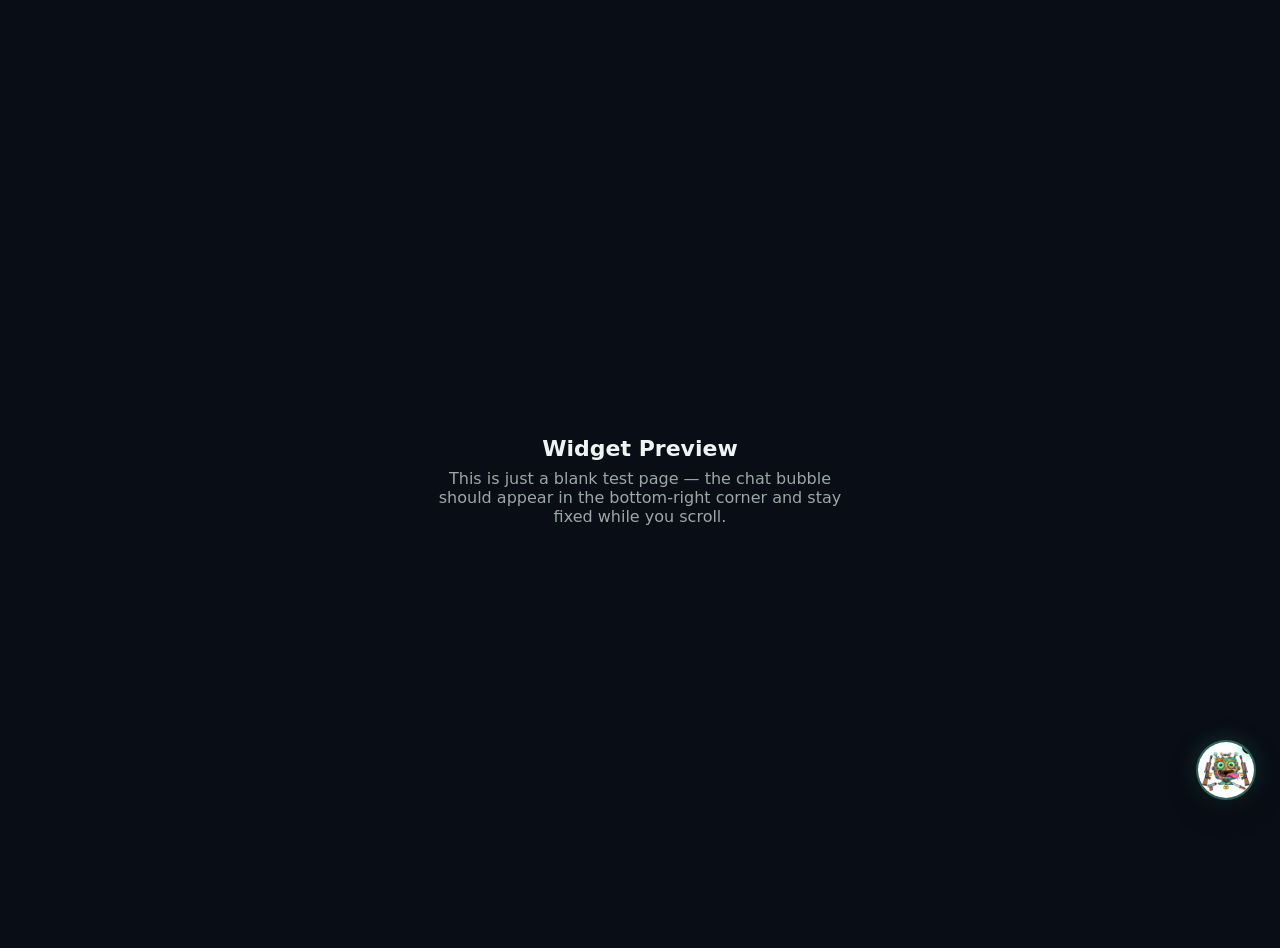
<file: demo.html>
<!DOCTYPE html>
<html lang="en">
<head>
  <meta charset="UTF-8">
  <meta name="viewport" content="width=device-width, initial-scale=1.0">
  <title>Chat Widget Preview</title>
  <style>
    body {
      margin: 0;
      min-height: 100vh;
      background: #090d16;
      color: #edf5f2;
      font-family: Inter, system-ui, sans-serif;
      display: flex;
      align-items: center;
      justify-content: center;
      text-align: center;
      padding: 24px;
    }
    h1 { font-size: 22px; margin-bottom: 8px; }
    p { color: #9aa8a6; max-width: 420px; margin: 0 auto; }
  </style>
</head>
<body>
  <div>
    <h1>Widget Preview</h1>
    <p>This is just a blank test page — the chat bubble should appear in the bottom-right corner and stay fixed while you scroll.</p>
  </div>

  <script type="module" src="./ai-chat-widget.js"></script>

  <!--
    ⚠️ Replace the "api" value below with your real deployed Vercel URL
    once you finish the setup steps, e.g.:
    api="https://abdalrhman-chat-api.vercel.app/api/chat"

    The avatar attribute is OPTIONAL — the widget already has the
    photo built in. Only pass "avatar" if you want to override it.
  -->
  <abdalrhman-ai-chat api="https://REPLACE-WITH-YOUR-VERCEL-URL.vercel.app/api/chat"></abdalrhman-ai-chat>
</body>
</html>
</file>
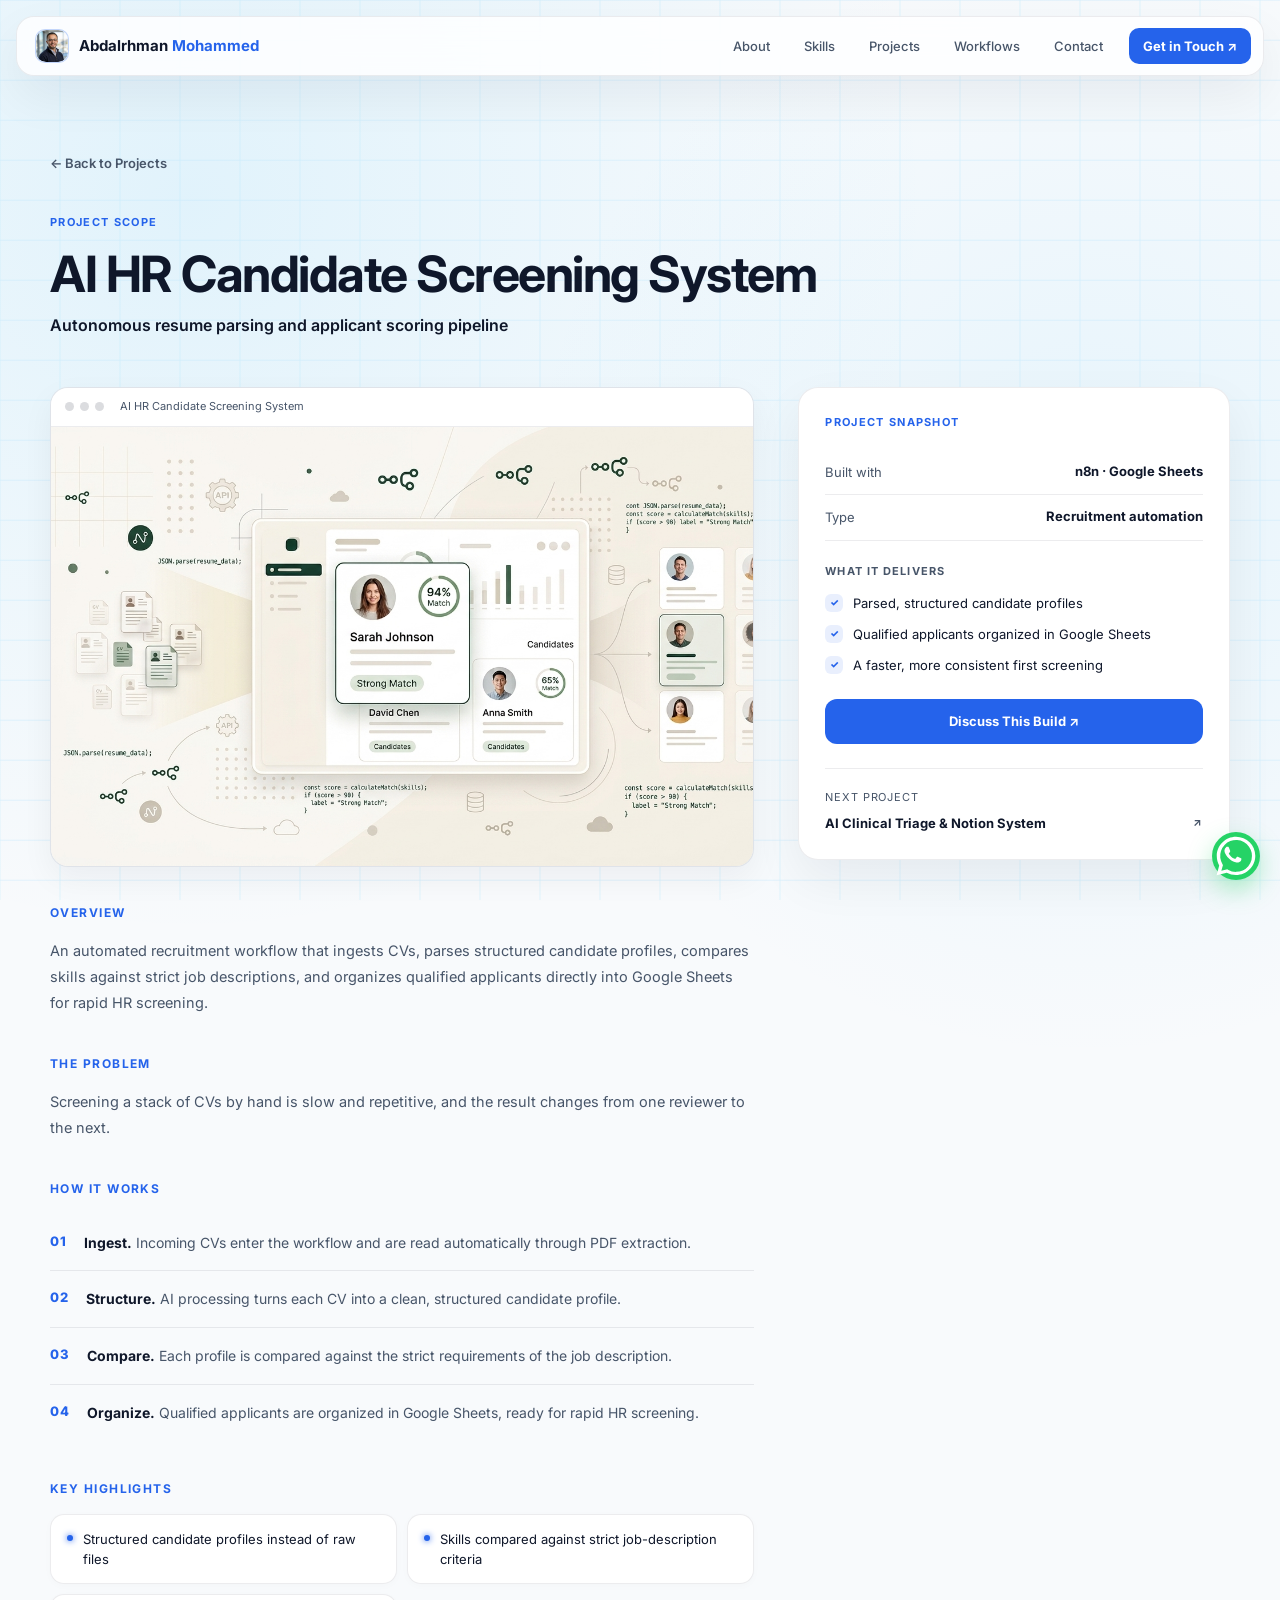
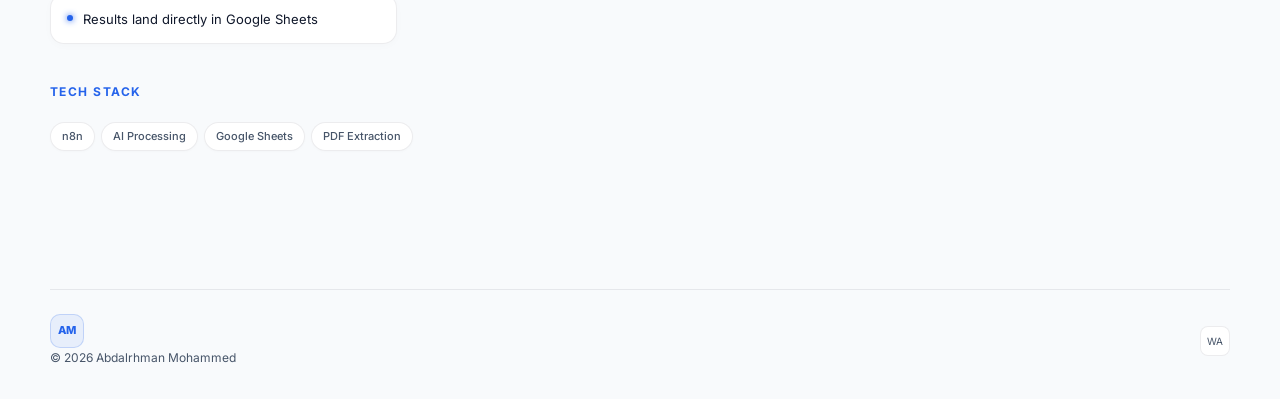
<file: scope.html>
<!DOCTYPE html>
<html lang="en">
<head>
  <meta charset="UTF-8" />
  <meta name="viewport" content="width=device-width, initial-scale=1.0" />
  <meta name="description" content="Project details — Abdalrhman Mohammed, Agentic AI Developer." />
  <meta name="theme-color" content="#f8fafc" />
  <title>Project Scope — Abdalrhman Mohammed</title>
  <link rel="preconnect" href="https://fonts.googleapis.com">
  <link rel="preconnect" href="https://fonts.gstatic.com" crossorigin>
  <link href="https://fonts.googleapis.com/css2?family=Inter:wght@400;500;600;700;800&display=swap" rel="stylesheet">
  <link rel="stylesheet" href="styles.css" />
</head>
<body>
  <canvas id="neural-canvas" aria-hidden="true"></canvas>
  <div class="ambient ambient-one"></div>
  <div class="ambient ambient-two"></div>
  <div class="noise" aria-hidden="true"></div>

  <header class="site-header">
    <nav class="navbar container">
      <a class="brand" href="index.html#top" aria-label="Abdalrhman Mohammed home">
        <span class="brand-mark" id="brandAvatar">AM</span>
        <span>Abdalrhman <em>Mohammed</em></span>
      </a>

      <button class="menu-toggle" id="menuToggle" aria-label="Open menu" aria-expanded="false">
        <span></span><span></span><span></span>
      </button>

      <div class="nav-links" id="navLinks">
        <a href="index.html#about">About</a>
        <a href="index.html#skills">Skills</a>
        <a href="index.html#projects">Projects</a>
        <a href="workflows.html">Workflows</a>
        <a href="index.html#contact">Contact</a>
        <a class="nav-cta" data-link="whatsapp">Get in Touch <span>↗</span></a>
      </div>
    </nav>
  </header>

  <main id="top">
    <section class="section container scope-page">
      <a class="back-link" href="index.html#projects">← Back to Projects</a>

      <div class="scope-hero reveal">
        <span class="section-kicker">PROJECT SCOPE</span>
        <h1 id="scopeTitle">Loading project…</h1>
        <p class="scope-tagline" id="scopeTagline"></p>
      </div>

      <div class="scope-layout">
        <div class="scope-main reveal">
          <div id="scopeMedia"></div>
          <div id="scopeSections"></div>
        </div>

        <aside class="scope-summary reveal">
          <span class="scope-summary-kicker">Project Snapshot</span>
          <div id="scopeSnapshot"></div>
          <div id="scopeDelivers"></div>
          <div class="scope-actions" id="scopeActions"></div>
          <div class="scope-next" id="scopeNext"></div>
        </aside>
      </div>
    </section>
  </main>

  <footer class="footer container">
    <div class="footer-left">
      <span class="brand-mark small">AM</span>
      <span>© <span id="year"></span> Abdalrhman Mohammed</span>
    </div>
    <div class="socials" id="socials"></div>
  </footer>

<a class="whatsapp-fab" data-link="whatsapp" aria-label="Chat on WhatsApp">
  <svg viewBox="0 0 32 32" aria-hidden="true">
    <path fill="currentColor" d="M19.11 17.44c-.28-.14-1.65-.81-1.91-.9-.26-.1-.45-.14-.64.14-.19.28-.73.9-.89 1.08-.16.19-.33.21-.61.07-.28-.14-1.17-.43-2.23-1.37-.83-.74-1.39-1.65-1.55-1.93-.16-.28-.02-.43.12-.57.12-.12.28-.33.42-.5.14-.16.19-.28.28-.47.09-.19.05-.35-.02-.49-.07-.14-.64-1.54-.87-2.11-.23-.55-.46-.48-.64-.49h-.54c-.19 0-.49.07-.75.35-.26.28-.98.95-.98 2.32s1 2.69 1.15 2.87c.14.19 1.96 2.99 4.75 4.2.66.28 1.18.45 1.58.58.66.21 1.26.18 1.73.11.53-.08 1.65-.67 1.88-1.32.23-.65.23-1.21.16-1.32-.07-.12-.26-.19-.54-.33z"/>
    <path fill="currentColor" d="M16.02 3.2c-7.08 0-12.84 5.75-12.84 12.83 0 2.26.59 4.38 1.62 6.22L3.08 28.8l6.73-1.67a12.8 12.8 0 0 0 6.21 1.59h.01c7.08 0 12.83-5.76 12.83-12.84S23.1 3.2 16.02 3.2zm0 23.4h-.01a10.56 10.56 0 0 1-5.38-1.47l-.39-.23-4 .99 1.07-3.9-.25-.4a10.61 10.61 0 1 1 8.96 4.99z"/>
  </svg>
</a>
  <script src="data.js"></script>
  <script src="common.js"></script>
  <script src="scope.js"></script>
</body>
</html>
</file>
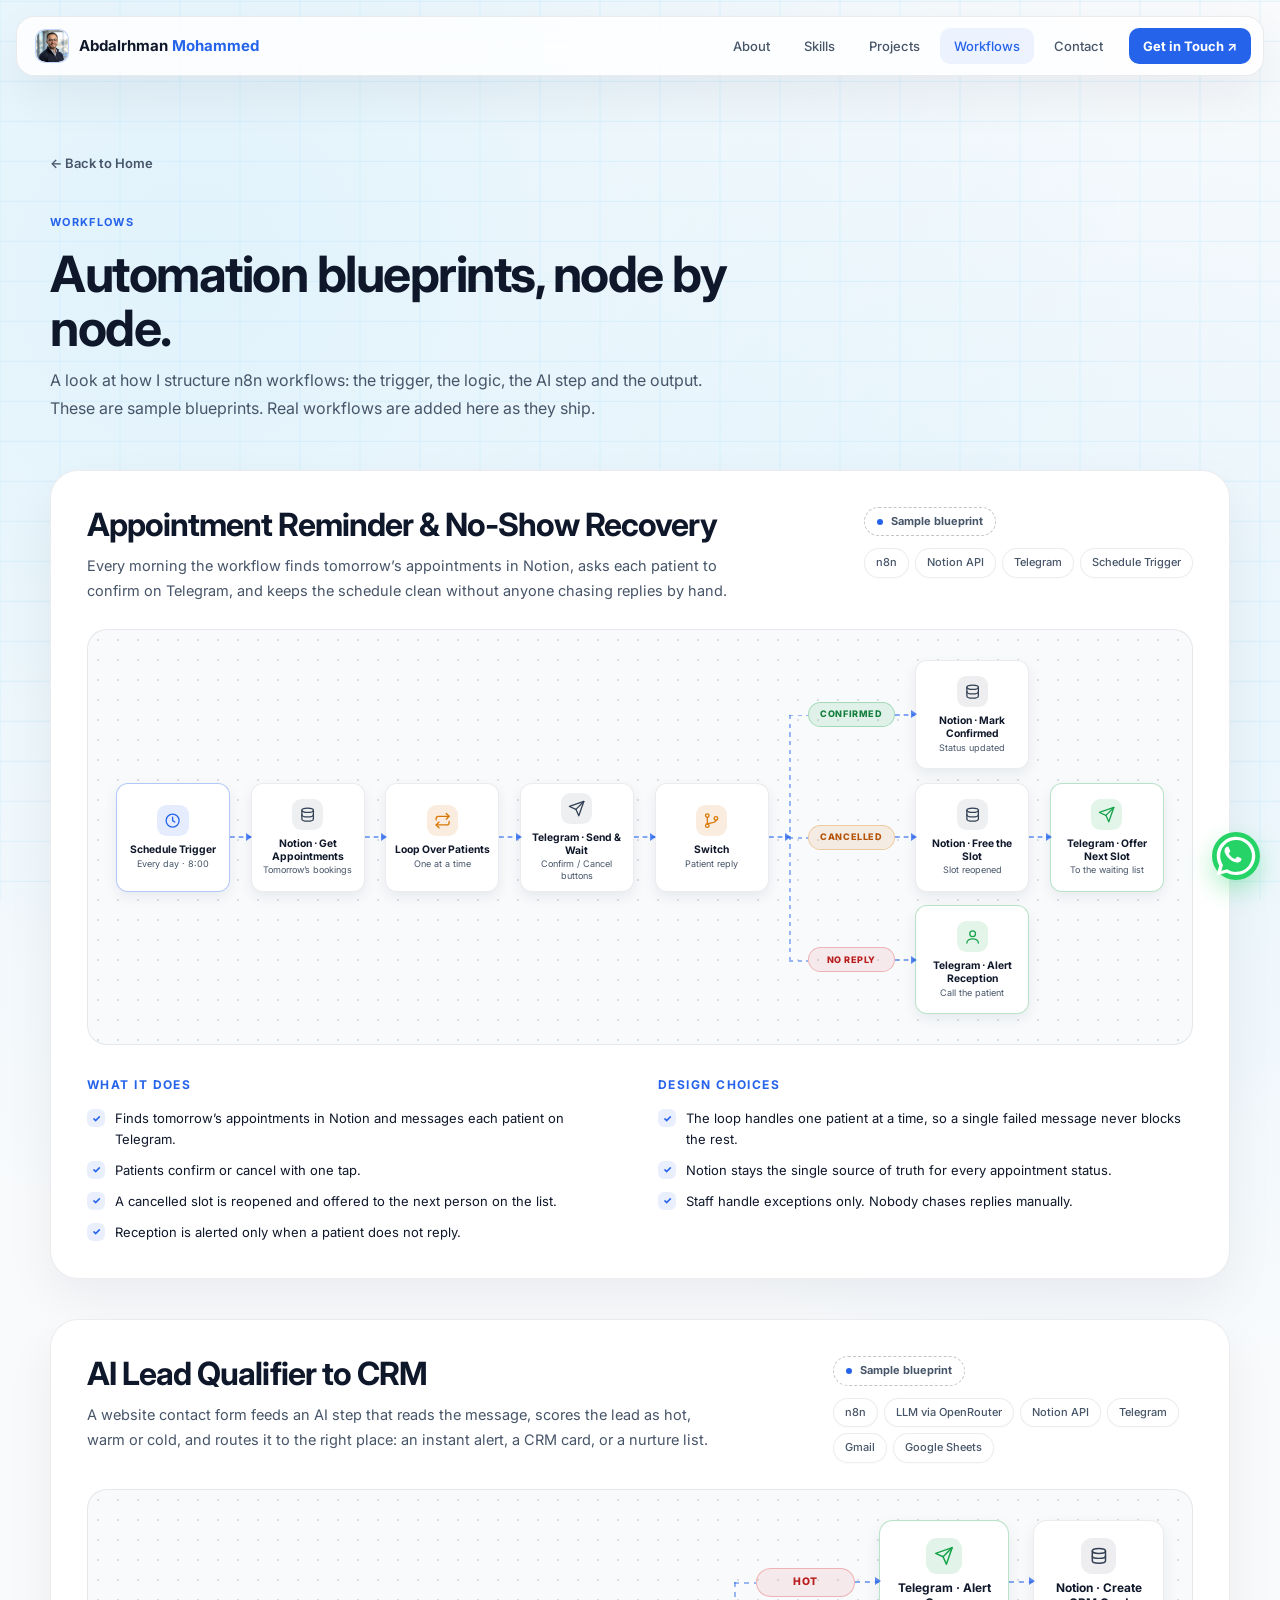
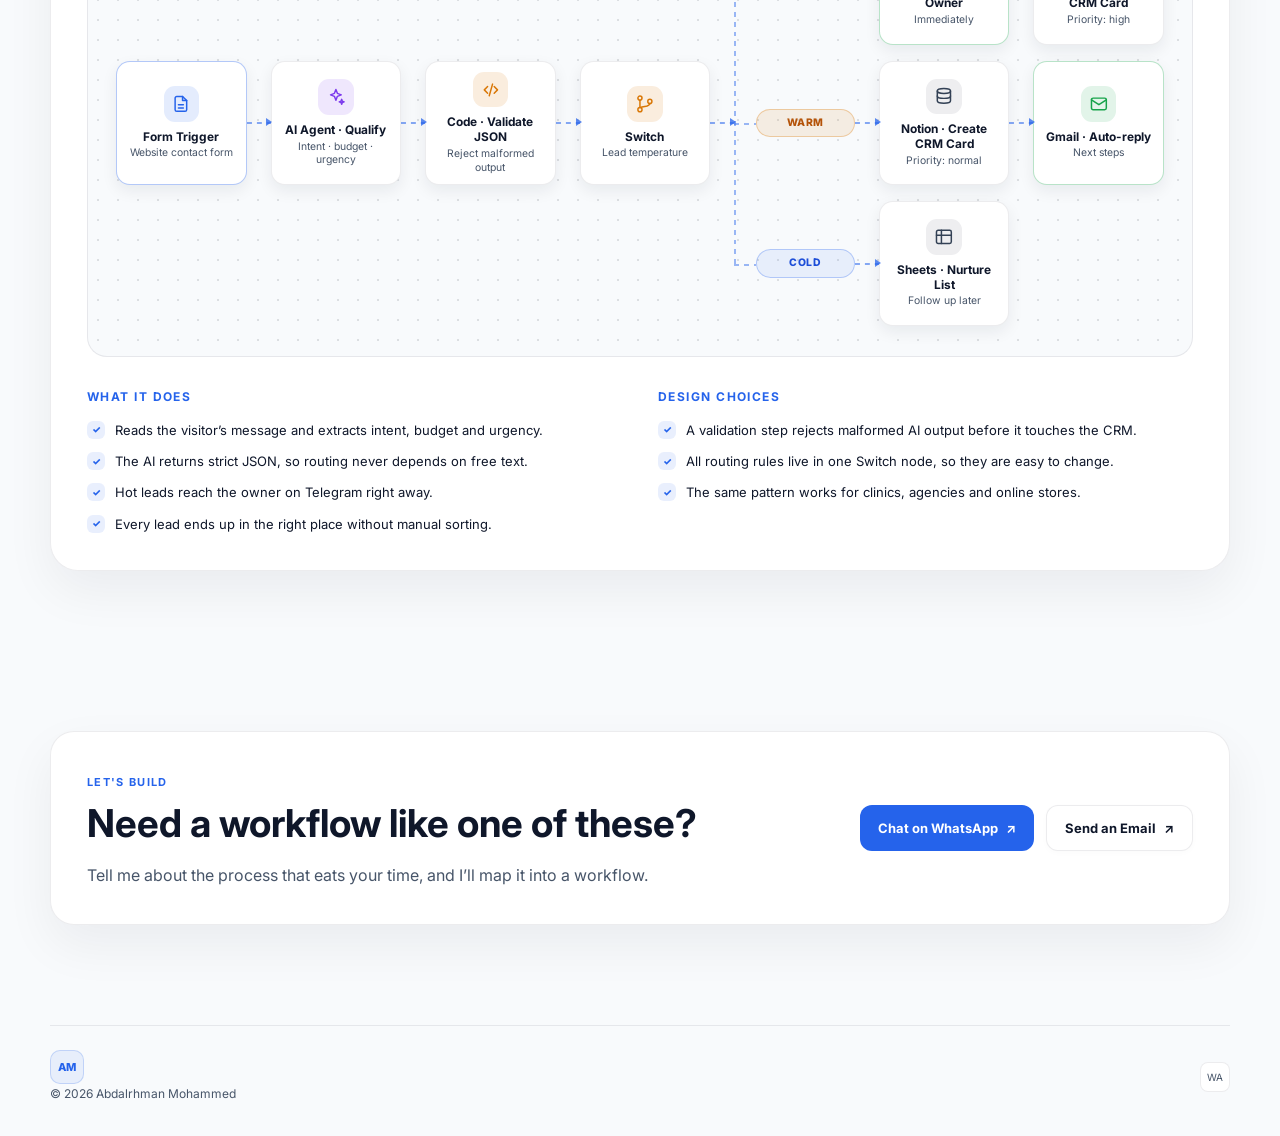
<file: workflows.html>
<!DOCTYPE html>
<html lang="en">
<head>
  <meta charset="UTF-8" />
  <meta name="viewport" content="width=device-width, initial-scale=1.0" />
  <meta name="description" content="n8n workflow blueprints — Abdalrhman Mohammed, Agentic AI Developer." />
  <meta name="theme-color" content="#f8fafc" />
  <title>Workflows — Abdalrhman Mohammed</title>
  <link rel="preconnect" href="https://fonts.googleapis.com">
  <link rel="preconnect" href="https://fonts.gstatic.com" crossorigin>
  <link href="https://fonts.googleapis.com/css2?family=Inter:wght@400;500;600;700;800&display=swap" rel="stylesheet">
  <link rel="stylesheet" href="styles.css" />
</head>
<body>
  <canvas id="neural-canvas" aria-hidden="true"></canvas>
  <div class="ambient ambient-one"></div>
  <div class="ambient ambient-two"></div>
  <div class="noise" aria-hidden="true"></div>

  <header class="site-header">
    <nav class="navbar container">
      <a class="brand" href="index.html#top" aria-label="Abdalrhman Mohammed home">
        <span class="brand-mark" id="brandAvatar">AM</span>
        <span>Abdalrhman <em>Mohammed</em></span>
      </a>

      <button class="menu-toggle" id="menuToggle" aria-label="Open menu" aria-expanded="false">
        <span></span><span></span><span></span>
      </button>

      <div class="nav-links" id="navLinks">
        <a href="index.html#about">About</a>
        <a href="index.html#skills">Skills</a>
        <a href="index.html#projects">Projects</a>
        <a class="active" href="workflows.html">Workflows</a>
        <a href="index.html#contact">Contact</a>
        <a class="nav-cta" data-link="whatsapp">Get in Touch <span>↗</span></a>
      </div>
    </nav>
  </header>

  <main id="top">
    <section class="section container scope-page wf-page">
      <a class="back-link" href="index.html">← Back to Home</a>

      <div class="scope-hero reveal">
        <span class="section-kicker" id="wfKicker">WORKFLOWS</span>
        <h1 id="wfTitle">Loading workflows…</h1>
        <p class="wf-lead" id="wfText"></p>
      </div>

      <div class="wf-list" id="wfList"></div>
    </section>

    <section class="contact-section container">
      <div class="contact-card reveal">
        <div>
          <span class="section-kicker">LET'S BUILD</span>
          <h2>Need a workflow like one of these?</h2>
          <p>Tell me about the process that eats your time, and I’ll map it into a workflow.</p>
        </div>
        <div class="contact-actions">
          <a class="button button-primary" data-link="whatsapp">Chat on WhatsApp <span>↗</span></a>
          <a class="button button-secondary" data-link="email">Send an Email <span>↗</span></a>
        </div>
      </div>
    </section>
  </main>

  <footer class="footer container">
    <div class="footer-left">
      <span class="brand-mark small">AM</span>
      <span>© <span id="year"></span> Abdalrhman Mohammed</span>
    </div>
    <div class="socials" id="socials"></div>
  </footer>

<a class="whatsapp-fab" data-link="whatsapp" aria-label="Chat on WhatsApp">
  <svg viewBox="0 0 32 32" aria-hidden="true">
    <path fill="currentColor" d="M19.11 17.44c-.28-.14-1.65-.81-1.91-.9-.26-.1-.45-.14-.64.14-.19.28-.73.9-.89 1.08-.16.19-.33.21-.61.07-.28-.14-1.17-.43-2.23-1.37-.83-.74-1.39-1.65-1.55-1.93-.16-.28-.02-.43.12-.57.12-.12.28-.33.42-.5.14-.16.19-.28.28-.47.09-.19.05-.35-.02-.49-.07-.14-.64-1.54-.87-2.11-.23-.55-.46-.48-.64-.49h-.54c-.19 0-.49.07-.75.35-.26.28-.98.95-.98 2.32s1 2.69 1.15 2.87c.14.19 1.96 2.99 4.75 4.2.66.28 1.18.45 1.58.58.66.21 1.26.18 1.73.11.53-.08 1.65-.67 1.88-1.32.23-.65.23-1.21.16-1.32-.07-.12-.26-.19-.54-.33z"/>
    <path fill="currentColor" d="M16.02 3.2c-7.08 0-12.84 5.75-12.84 12.83 0 2.26.59 4.38 1.62 6.22L3.08 28.8l6.73-1.67a12.8 12.8 0 0 0 6.21 1.59h.01c7.08 0 12.83-5.76 12.83-12.84S23.1 3.2 16.02 3.2zm0 23.4h-.01a10.56 10.56 0 0 1-5.38-1.47l-.39-.23-4 .99 1.07-3.9-.25-.4a10.61 10.61 0 1 1 8.96 4.99z"/>
  </svg>
</a>
  <script src="data.js"></script>
  <script src="workflows-data.js"></script>
  <script src="common.js"></script>
  <script src="workflows.js"></script>
</body>
</html>
</file>
<file: styles.css>
:root {
  /* ألوان الثيم الفاتح التقني (Light Mode) */
  --bg: #f8fafc;              /* خلفية الموقع الثلجية الهادئة */
  --text: #0f172a;            /* لون العناوين والنصوص الرئيسية (كحلي داكن) */
  --muted: #475569;           /* لون النصوص الفرعية */
  --line: rgba(15, 23, 42, 0.08); /* حدود خفيفة وأنيقة */
  --accent: #2563eb;          /* أزرق كهربائي رئيسي للأزرار والتمييز */
  --accent-2: #0284c7;        /* أزرق ثانوي للتدرجات */
  --shadow: 0 20px 50px rgba(15, 23, 42, 0.06); /* ظلال ناعمة خفيفة */
  --radius: 20px;
}

* { box-sizing: border-box; }
html { scroll-behavior: smooth; }
body {
  margin: 0;
  background:
    radial-gradient(circle at 15% 10%, rgba(56, 189, 248, .12), transparent 35%),
    radial-gradient(circle at 85% 25%, rgba(125, 211, 252, .15), transparent 30%),
    var(--bg);
  color: var(--text);
  font-family: Inter, system-ui, sans-serif;
  line-height: 1.6;
  overflow-x: hidden;
}
a { color: inherit; text-decoration: none; }
button, a { -webkit-tap-highlight-color: transparent; }

/* عرض محتوى الموقع المثالي (Balanced Width) */
.container { 
  width: min(1180px, calc(100% - 48px)); 
  margin-inline: auto; 
}

/* الكانفاس التفاعلي في الخلفية (بيبي بلو) */
#neural-canvas { 
  position: fixed; 
  inset: 0; 
  width: 100%; 
  height: 100%; 
  pointer-events: none; 
  z-index: -4; 
  opacity: 0.85; 
  color: #38bdf8; /* لون الجسيمات الشفافة / Baby Blue */
}

/* شريط التصفح العلوي بعرض الصفحة الفاخر */
.site-header { position: fixed; top: 0; left: 0; width: 100%; z-index: 20; padding-top: 16px; }
.navbar {
  width: min(1280px, calc(100% - 32px));
  margin-inline: auto;
  min-height: 60px; display: flex; align-items: center; justify-content: space-between;
  padding: 8px 12px 8px 18px; border: 1px solid var(--line); border-radius: 18px;
  background: rgba(255, 255, 255, .82); backdrop-filter: blur(20px); box-shadow: var(--shadow);
}
.brand { display: flex; align-items: center; gap: 10px; font-weight: 700; font-size: 15px; color: var(--text); }
.brand em { font-style: normal; color: var(--accent); }
.brand-mark {
  width: 34px; height: 34px; border-radius: 10px; display: grid; place-items: center;
  font-size: 11px; letter-spacing: -.04em; background: rgba(37, 99, 235, .08);
  border: 1px solid rgba(37, 99, 235, .2); color: var(--accent); font-weight: 800;
}
.nav-links { display: flex; align-items: center; gap: 6px; }
.nav-links > a { color: var(--muted); padding: 8px 14px; border-radius: 10px; font-size: 13px; font-weight: 500; transition: .25s; }
.nav-links > a:hover { color: var(--text); background: rgba(15, 23, 42, .04); }
.nav-links .nav-cta { color: #ffffff; background: var(--accent); font-weight: 700; margin-left: 6px; }
.nav-links .nav-cta:hover { background: #1d4ed8; transform: translateY(-1px); }
.menu-toggle { display:none; background:none; border:0; width:40px; height:40px; }
.menu-toggle span { display:block; height:2px; width:20px; background:var(--text); margin:4px auto; }

/* الهيرو والتقديم */
.hero { min-height: 720px; display:grid; grid-template-columns: 1.15fr .85fr; align-items:center; gap:36px; padding-top:120px; }
.eyebrow, .section-kicker { color: var(--accent); font-size: 11px; font-weight:700; letter-spacing:.12em; text-transform:uppercase; }
.eyebrow { display:inline-flex; align-items:center; gap:8px; padding:6px 12px; border:1px solid rgba(37, 99, 235, .18); background:rgba(37, 99, 235, .05); border-radius:999px; }
.status-dot { width:6px; height:6px; border-radius:50%; background:var(--accent); box-shadow:0 0 8px var(--accent); }
h1 { font-size: clamp(40px, 4.8vw, 72px); line-height: 1.05; letter-spacing:-.04em; margin: 20px 0; color: var(--text); }
h1 span, h2 span { color: var(--accent); }
.hero-text { color: var(--muted); font-size: 16px; line-height: 1.7; }
.hero-actions { display:flex; gap:12px; flex-wrap:wrap; margin-top:28px; }
.button { display:inline-flex; align-items:center; gap:8px; border-radius:12px; padding:12px 18px; font-size:13px; font-weight:700; transition:.25s; }
.button-primary { background:var(--accent); color:#ffffff; }
.button-primary:hover { transform:translateY(-2px); box-shadow:0 12px 24px rgba(37, 99, 235, .25); background: #1d4ed8; }
.button-secondary { border:1px solid var(--line); background:#ffffff; color: var(--text); box-shadow: 0 2px 6px rgba(0,0,0,.02); }
.button-secondary:hover { background:rgba(15, 23, 42, .03); transform:translateY(-2px); }
.tech-highlights { display:flex; flex-wrap:wrap; gap:6px; margin-top:32px; }
.tech-highlights span, .project-tech span, .skill-tags span {
  border:1px solid var(--line); background:#ffffff; color:var(--muted);
  padding:5px 11px; border-radius:999px; font-size:11px; font-weight: 500;
  box-shadow: 0 1px 3px rgba(0,0,0,.02);
}

/* الأفاتار والمسارات المتحركة (Baby Blue Accent) */
.hero-visual { display:grid; place-items:center; position:relative; }
.avatar-orbit { width:min(360px, 68vw); aspect-ratio:1; position:relative; display:grid; place-items:center; }
.avatar-card { width:180px; height:180px; border-radius:30%; display:grid; place-items:center; background:linear-gradient(145deg, #ffffff, rgba(56, 189, 248, .1)); border:1px solid rgba(56, 189, 248, .3); box-shadow:0 20px 40px rgba(56, 189, 248, .12); }
.avatar-placeholder { width:125px; height:125px; border-radius:24%; display:grid; place-items:center; font-size:32px; font-weight:800; color:var(--accent); border:1px solid rgba(37, 99, 235, .2); background:#ffffff; overflow:hidden; }
.avatar-placeholder img { width:100%; height:100%; object-fit:cover; }
.orbit { position:absolute; border:1px solid rgba(56, 189, 248, .35); border-radius:50%; }
.orbit-one { inset:8%; transform:rotate(20deg) scaleY(.48); }
.orbit-two { inset:2%; transform:rotate(-30deg) scaleY(.35); border-color:rgba(125, 211, 252, .4); }
.floating-chip { position:absolute; padding:8px 12px; border-radius:12px; border:1px solid var(--line); background:rgba(255, 255, 255, .9); backdrop-filter:blur(10px); font-size:11px; font-weight: 600; color: var(--text); box-shadow: var(--shadow); }
.chip-one { top:15%; right:-5%; }.chip-two { bottom:12%; right:-2%; }.chip-three { bottom:20%; left:-5%; }

.section { padding:90px 0; }
.section-heading { max-width:650px; margin-bottom:40px; }
.section-heading h2 { font-size:clamp(28px, 3.2vw, 42px); letter-spacing:-.03em; margin:10px 0 12px; color: var(--text); }
.section-heading p { color:var(--muted); margin:0; }
.skills-grid { display:grid; grid-template-columns:repeat(3,1fr); gap:16px; }
.skill-card, .contact-card {
  border:1px solid var(--line); background:#ffffff;
  backdrop-filter:blur(16px); box-shadow:var(--shadow);
}
.skill-card { padding:22px; border-radius:var(--radius); transition:.25s; }
.skill-card:hover { transform:translateY(-3px); border-color:rgba(37, 99, 235, .3); }
.skill-icon { width:36px; height:36px; display:grid; place-items:center; border-radius:10px; color:var(--accent); background:rgba(37, 99, 235, .08); }
.skill-card h3 { margin:16px 0 12px; font-size:15px; color: var(--text); }
.skill-tags { display:flex; flex-wrap:wrap; gap:6px; }

/* تصميم المشاريع التبادلي (Alternating Layout) */
.projects-section { padding-top:40px; }
.projects-list { display:flex; flex-direction:column; gap:80px; }
.project { 
  display:grid; 
  grid-template-columns: 1fr 1fr; 
  gap: 48px; 
  align-items:center; 
  padding: 40px;
  border: 1px solid var(--line);
  border-radius: 28px;
  background: #ffffff;
  box-shadow: var(--shadow);
}
/* عكس الاتجاه في الأسطر الزوجية للمشاريع */
.project:nth-child(even) .project-info { order: 2; }
.project:nth-child(even) .project-media { order: 1; }

.project-info { display:flex; flex-direction:column; align-items:flex-start; }
.project h3 { font-size:clamp(24px, 2.4vw, 36px); letter-spacing:-.03em; margin:0 0 10px; color: var(--text); }
.project-tagline { color:var(--text); font-weight:600; font-size:15px; margin:0 0 14px; }
.project-description { color:var(--muted); font-size:14px; line-height:1.7; margin:0; }
.project-tech { display:flex; flex-wrap:wrap; gap:6px; margin-top:20px; }
.project-actions { display:flex; flex-wrap:wrap; gap:10px; margin-top:24px; }
.project-actions a { padding:10px 18px; border:1px solid rgba(37, 99, 235, .25); border-radius:10px; font-size:12px; font-weight:700; color:var(--accent); background:rgba(37, 99, 235, .05); transition:.25s; }
.project-actions a:hover { transform:translateY(-2px); background:var(--accent); color:#ffffff; }
.project-status { display:inline-flex; align-items:center; gap:8px; margin-top:24px; font-size:12px; color:var(--muted); }
.pulse { width:6px; height:6px; border-radius:50%; background:var(--accent); box-shadow:0 0 8px var(--accent); animation:blink 1.8s ease-in-out infinite; }
@keyframes blink { 50% { opacity:.25; } }

.project-media { width: 100%; border-radius:18px; border:1px solid var(--line); background:#f1f5f9; overflow:hidden; box-shadow:0 12px 32px rgba(15, 23, 42, .05); transition:transform .3s; }
.project:hover .project-media { transform:scale(1.01); border-color:rgba(37, 99, 235, .3); }
.frame-bar { display:flex; align-items:center; gap:6px; padding:10px 14px; border-bottom:1px solid var(--line); background:#ffffff; }
.frame-bar i { width:9px; height:9px; border-radius:50%; background:rgba(15, 23, 42, .15); }
.frame-bar span { margin-left:10px; font-size:11px; color:var(--muted); white-space:nowrap; overflow:hidden; text-overflow:ellipsis; }
.frame-body { aspect-ratio:16/10; position:relative; background:radial-gradient(circle at 50% 40%, rgba(56, 189, 248, .08), transparent 60%); }
.frame-body video, .frame-body img { width:100%; height:100%; object-fit:cover; display:block; }

.flow { position:absolute; inset:0; display:flex; flex-direction:column; align-items:center; justify-content:center; gap:20px; padding:20px; }
.flow-chain { display:flex; align-items:center; justify-content:center; width:100%; }
.flow-node { display:grid; justify-items:center; gap:8px; padding:12px 10px; min-width:85px; border:1px solid var(--line); border-radius:14px; background:#ffffff; font-size:11px; font-weight:600; color:var(--text); text-align:center; box-shadow: 0 4px 12px rgba(0,0,0,.03); }
.flow-node b { width:26px; height:26px; display:grid; place-items:center; border-radius:8px; font-size:10px; color:var(--accent); background:rgba(37, 99, 235, .08); }
.flow-link { flex:1; min-width:12px; max-width:40px; height:2px; background:repeating-linear-gradient(90deg, rgba(56, 189, 248, .8) 0 4px, transparent 4px 8px); }
.flow-note { display:flex; align-items:center; gap:8px; margin:0; font-size:11px; color:var(--muted); }

/* قسم التواصل والتذييل */
.contact-section { padding:60px 0 100px; }
.contact-card { border-radius:24px; padding:36px; display:flex; justify-content:space-between; gap:24px; align-items:center; background: #ffffff; }
.contact-card h2 { font-size:clamp(26px,3vw,40px); margin:0 0 8px; color: var(--text); }
.contact-card p { color:var(--muted); margin:0; }
.footer { padding:24px 0 32px; border-top:1px solid var(--line); display:flex; justify-content:space-between; align-items:center; color:var(--muted); font-size:12px; }
.socials { display:flex; gap:6px; }
.socials a { width:30px; height:30px; display:grid; place-items:center; border:1px solid var(--line); border-radius:8px; font-size:10px; text-transform:uppercase; color:var(--muted); background: #ffffff; }
.socials a:hover { color:var(--accent); border-color:rgba(37, 99, 235, .3); }

/* زر الواتساب العائم باللون الأخضر الأصلي */
.whatsapp-fab { 
  position:fixed; 
  right:20px; 
  bottom:20px; 
  width:48px; 
  height:48px; 
  display:grid; 
  place-items:center; 
  border-radius:50%; 
  background: #25D366; /* لون أخضر واتساب الأصلي */
  color:#ffffff; 
  font-size:20px; 
  font-weight:800; 
  box-shadow:0 10px 25px rgba(37, 211, 102, .35); 
  z-index:15; 
  transition:.25s; 
}
.whatsapp-fab:hover { 
  transform:translateY(-3px); 
  background: #128C7E; 
  box-shadow:0 12px 28px rgba(18, 140, 126, .4);
}

.reveal { opacity:0; transform:translateY(20px); transition:opacity .6s ease, transform .6s ease; }
.reveal.visible { opacity:1; transform:none; }

@media (max-width: 880px) {
  .navbar { width: calc(100% - 24px); }
  .menu-toggle { display:block; cursor:pointer; }
  .nav-links { position:absolute; left:0; right:0; top:65px; padding:12px; display:none; flex-direction:column; align-items:stretch; background:rgba(255, 255, 255, .98); border:1px solid var(--line); border-radius:16px; box-shadow: var(--shadow); }
  .nav-links.open { display:flex; }
  .hero { grid-template-columns:1fr; padding-top:130px; gap:20px; }
  .hero-visual { order:-1; }
  .skills-grid { grid-template-columns:1fr; }
  .project, .project:nth-child(even) { grid-template-columns:1fr; gap:24px; padding:24px; }
  .project:nth-child(even) .project-info { order: 1; }
  .project:nth-child(even) .project-media { order: 2; }
  .contact-card { flex-direction:column; align-items:flex-start; }
}

/* ---- Brand avatar photo (navbar) ---- */
.brand-mark { overflow: hidden; }
.brand-mark img { width: 100%; height: 100%; object-fit: cover; border-radius: inherit; }

/* ---- "View Full Scope" link under each project ---- */
.scope-trigger { display:inline-flex; align-items:center; gap:8px; margin-top:18px; color:var(--muted); font-size:12px; font-weight:700; letter-spacing:.03em; }
.scope-trigger span { transition:.25s; }
.scope-trigger:hover { color:var(--accent); }
.scope-trigger:hover span { transform:translate(2px,-2px); }

/* ==========================================================
   Scope page (scope.html) — dedicated project detail view
   ========================================================== */
.scope-page { padding-top: 150px; padding-bottom: 100px; }
.back-link { display:inline-flex; align-items:center; gap:6px; color:var(--muted); font-size:13px; font-weight:600; margin-bottom:34px; transition:.2s; }
.back-link:hover { color:var(--accent); }

.scope-hero { max-width: 780px; margin-bottom: 48px; }
.scope-hero h1 { font-size: clamp(30px, 4vw, 50px); letter-spacing:-.03em; line-height:1.08; margin: 14px 0 12px; color: var(--text); }
.scope-tagline { color:var(--text); font-weight:600; font-size:16px; margin:0; }

.scope-layout { display:grid; grid-template-columns: 1.55fr .95fr; gap: 44px; align-items: start; }

.scope-main .project-media { margin-bottom: 36px; }
.scope-block { margin-bottom: 38px; }
.scope-block h4 { font-size:12px; letter-spacing:.12em; text-transform:uppercase; color:var(--accent); margin:0 0 16px; }
.scope-block p { color: var(--muted); font-size:14.5px; line-height:1.8; margin:0; }

.ideal-grid { display:grid; grid-template-columns:1fr 1fr; gap:10px; }
.ideal-card { display:flex; align-items:flex-start; gap:10px; padding:14px 16px; border:1px solid var(--line); border-radius:14px; background:#ffffff; color:var(--text); font-size:13px; line-height:1.55; box-shadow: 0 2px 8px rgba(0,0,0,.02); }
.ideal-dot { flex-shrink:0; width:6px; height:6px; margin-top:6px; border-radius:50%; background:var(--accent); box-shadow:0 0 6px var(--accent); }

.approach-list { display:flex; flex-direction:column; gap:0; }
.approach-step { display:flex; gap:18px; padding:16px 0; border-bottom:1px solid var(--line); }
.approach-step:last-child { border-bottom:0; }
.approach-index { flex-shrink:0; color:var(--accent); font-weight:800; font-size:13px; letter-spacing:.04em; }
.approach-step p { margin:0; color:var(--muted); font-size:14px; line-height:1.7; }

.scope-summary { position: sticky; top: 110px; border:1px solid var(--line); border-radius: var(--radius); padding: 26px; background:#ffffff; box-shadow: var(--shadow); }
.scope-summary-kicker { display:block; color:var(--accent); font-size:11px; font-weight:700; letter-spacing:.12em; text-transform:uppercase; margin-bottom:18px; }
.summary-row { display:flex; justify-content:space-between; align-items:center; padding:12px 0; border-bottom:1px solid var(--line); font-size:13px; color:var(--muted); }
.summary-row strong { color:var(--text); font-size:13px; }
.scope-summary h4 { font-size:11px; letter-spacing:.1em; text-transform:uppercase; color:var(--muted); margin:22px 0 12px; }
.deliverables-list { list-style:none; margin:0; padding:0; display:flex; flex-direction:column; gap:11px; }
.deliverables-list li { display:flex; align-items:flex-start; gap:10px; font-size:13px; color:var(--text); line-height:1.55; }
.deliverables-list .check { flex-shrink:0; width:18px; height:18px; display:grid; place-items:center; border-radius:6px; background:rgba(37, 99, 235, .1); color:var(--accent); font-size:10px; font-weight:800; margin-top:1px; }
.scope-actions { display:flex; flex-direction:column; gap:10px; margin-top:24px; }
.scope-actions .button { justify-content:center; width:100%; }
.scope-next { margin-top:24px; padding-top:20px; border-top:1px solid var(--line); display:flex; flex-direction:column; gap:6px; }
.scope-next span { font-size:11px; letter-spacing:.08em; text-transform:uppercase; color:var(--muted); }
.scope-next a { display:flex; align-items:center; justify-content:space-between; gap:8px; font-size:13px; font-weight:700; color:var(--text); }
.scope-next a:hover { color: var(--accent); }

@media (max-width: 880px) {
  .scope-page { padding-top: 120px; }
  .scope-layout { grid-template-columns: 1fr; }
  .scope-summary { position: static; }
  .ideal-grid { grid-template-columns: 1fr; }
}

/* ==========================================================
   فقاعة الشات (Chatbot Tooltip)
   ========================================================== */
abdalrhman-ai-chat {
  position: fixed !important;
  bottom: 80px !important;
  right: 20px !important;
  z-index: 9999 !important;
}

.bot-tooltip {
  position: absolute;
  right: 64px;
  top: 50%;
  transform: translateY(-50%);
  background-color: #0f172a;
  color: #ffffff;
  padding: 8px 14px;
  border-radius: 12px;
  font-size: 12.5px;
  font-weight: 600;
  box-shadow: 0 8px 20px rgba(15, 23, 42, 0.15);
  white-space: nowrap;
  pointer-events: none;
  animation: floatTooltip 3s ease-in-out infinite;
}

.bot-tooltip::after {
  content: "";
  position: absolute;
  top: 50%;
  right: -6px;
  transform: translateY(-50%);
  border-width: 6px 0 6px 6px;
  border-style: solid;
  border-color: transparent transparent transparent #0f172a;
}

@keyframes floatTooltip {
  0%, 100% { transform: translateY(-50%); }
  50% { transform: translateY(-56%); }
}

/* ==========================================================
   تنسيق صور المشاريع داخل الـ Card (مضافة حديثاً)
   ========================================================== */
.project-media img {
  width: 100%;
  height: 100%;
  object-fit: cover;
  object-position: center;
  display: block;
  transition: transform 0.5s ease;
}

.project:hover .project-media img {
  transform: scale(1.03);
}

.project-media {
  position: relative;
  overflow: hidden;
  background: #f1f5f9;
}


/* ==========================================================
   Round 3 — nav active state, scope page extras, Workflows page
   ========================================================== */
.nav-links > a.active { color: var(--accent); background: rgba(37, 99, 235, .08); }

/* ---- Scope page extras ---- */
.scope-block .scope-intro { color: var(--text); font-weight: 500; margin-bottom: 12px; }
.approach-step strong { color: var(--text); }
.scope-note { margin-bottom: 38px; padding: 18px 20px; border-radius: 16px; border: 1px solid rgba(37, 99, 235, .18); background: rgba(37, 99, 235, .05); }
.scope-note strong { display: block; font-size: 11px; letter-spacing: .12em; text-transform: uppercase; color: var(--accent); margin-bottom: 6px; }
.scope-note p { margin: 0; color: var(--text); font-size: 14px; line-height: 1.7; }
.summary-row { gap: 16px; align-items: flex-start; }
.summary-row strong { text-align: right; line-height: 1.45; }

/* ---- Workflows page ---- */
.wf-lead { max-width: 680px; color: var(--muted); font-size: 16px; line-height: 1.7; margin: 0; }
.wf-list { display: flex; flex-direction: column; gap: 40px; }
.wf-card { border: 1px solid var(--line); border-radius: 28px; background: #ffffff; box-shadow: var(--shadow); padding: 36px; scroll-margin-top: 120px; }
.wf-head { display: flex; justify-content: space-between; align-items: flex-start; gap: 28px; flex-wrap: wrap; margin-bottom: 26px; }
.wf-head-text { flex: 1 1 380px; min-width: 0; }
.wf-head h2 { font-size: clamp(22px, 2.6vw, 32px); letter-spacing: -.03em; line-height: 1.12; margin: 0 0 10px; color: var(--text); }
.wf-summary { margin: 0; color: var(--muted); font-size: 14.5px; line-height: 1.75; max-width: 640px; }
.wf-meta { display: flex; flex-direction: column; align-items: flex-start; gap: 12px; max-width: 360px; }
.wf-meta .project-tech { margin-top: 0; }
.wf-badge { display: inline-flex; align-items: center; gap: 8px; padding: 5px 12px; border: 1px dashed rgba(15, 23, 42, .25); border-radius: 999px; font-size: 11px; font-weight: 700; color: var(--muted); }
.wf-badge::before { content: ""; width: 6px; height: 6px; border-radius: 50%; background: var(--accent); }

.wf-canvas { border: 1px solid var(--line); border-radius: 20px; background-color: #f8fafc; background-image: radial-gradient(rgba(15, 23, 42, .12) 1px, transparent 1px); background-size: 20px 20px; padding: 30px 28px; overflow-x: auto; -webkit-overflow-scrolling: touch; }
.wf-canvas:focus-visible { outline: 2px solid var(--accent); outline-offset: 2px; }
.wf-flow { display: flex; align-items: center; width: max-content; min-width: 100%; }

.wf-node { display: flex; flex-direction: column; align-items: center; justify-content: center; gap: 8px; flex: none; width: 132px; height: 126px; padding: 10px 8px; text-align: center; border: 1px solid var(--line); border-radius: 14px; background: #ffffff; box-shadow: 0 6px 16px rgba(15, 23, 42, .07); }
.wf-icon { width: 36px; height: 36px; flex: none; display: grid; place-items: center; border-radius: 11px; }
.wf-text { display: flex; flex-direction: column; align-items: center; gap: 2px; }
.wf-text strong { font-size: 12px; color: var(--text); line-height: 1.25; }
.wf-text small { font-size: 10.5px; color: var(--muted); line-height: 1.3; }
.wf-trigger { border-color: rgba(37, 99, 235, .35); }
.wf-trigger .wf-icon { background: rgba(37, 99, 235, .12); color: #2563eb; }
.wf-ai .wf-icon { background: rgba(124, 58, 237, .12); color: #7c3aed; }
.wf-logic .wf-icon { background: rgba(217, 119, 6, .13); color: #d97706; }
.wf-app .wf-icon { background: rgba(15, 23, 42, .07); color: #334155; }
.wf-output { border-color: rgba(22, 163, 74, .3); }
.wf-output .wf-icon { background: rgba(22, 163, 74, .12); color: #16a34a; }

.wf-link { flex: none; position: relative; width: 24px; height: 2px; background: repeating-linear-gradient(90deg, rgba(37, 99, 235, .55) 0 5px, transparent 5px 10px); background-size: 20px 2px; animation: wfmove 1s linear infinite; }
.wf-link::after { content: ""; position: absolute; right: -2px; top: -4px; border-style: solid; border-width: 5px 0 5px 7px; border-color: transparent transparent transparent rgba(37, 99, 235, .75); }
@keyframes wfmove { to { background-position: 20px 0; } }

.wf-branch { position: relative; flex: none; display: flex; flex-direction: column; gap: 16px; padding-left: 22px; }
.wf-branch::before { content: ""; position: absolute; left: 0; top: 63px; bottom: 63px; width: 2px; background: repeating-linear-gradient(180deg, rgba(37, 99, 235, .45) 0 5px, transparent 5px 10px); }
.wf-lane { position: relative; display: flex; align-items: center; min-height: 126px; }
.wf-lane::before { content: ""; position: absolute; left: -22px; top: 50%; width: 22px; height: 2px; background: repeating-linear-gradient(90deg, rgba(37, 99, 235, .45) 0 5px, transparent 5px 10px); }
.wf-lane-label { flex: none; width: 100px; text-align: center; padding: 5px 0; border-radius: 999px; border: 1px solid; font-size: 10.5px; font-weight: 800; letter-spacing: .06em; text-transform: uppercase; white-space: nowrap; }
.wf-tone-green { color: #15803d; background: rgba(22, 163, 74, .1); border-color: rgba(22, 163, 74, .3); }
.wf-tone-amber { color: #b45309; background: rgba(217, 119, 6, .1); border-color: rgba(217, 119, 6, .3); }
.wf-tone-red   { color: #b91c1c; background: rgba(220, 38, 38, .08); border-color: rgba(220, 38, 38, .28); }
.wf-tone-blue  { color: #1d4ed8; background: rgba(37, 99, 235, .08); border-color: rgba(37, 99, 235, .28); }
.wf-tone-gray  { color: #475569; background: rgba(15, 23, 42, .05); border-color: rgba(15, 23, 42, .15); }

.wf-info { display: grid; grid-template-columns: 1fr 1fr; gap: 36px; margin-top: 30px; }
.wf-info h4 { font-size: 12px; letter-spacing: .12em; text-transform: uppercase; color: var(--accent); margin: 0 0 14px; }

@media (max-width: 880px) {
  .wf-card { padding: 22px; border-radius: 22px; }
  .wf-info { grid-template-columns: 1fr; gap: 26px; }
  .wf-canvas { padding: 22px 18px; }
}
@media (prefers-reduced-motion: reduce) { .wf-link { animation: none; } }

.wf-hint { margin: 10px 2px 0; font-size: 12px; color: var(--muted); text-align: right; }
.contact-actions { display: flex; gap: 12px; flex-wrap: wrap; flex-shrink: 0; }
</file>
